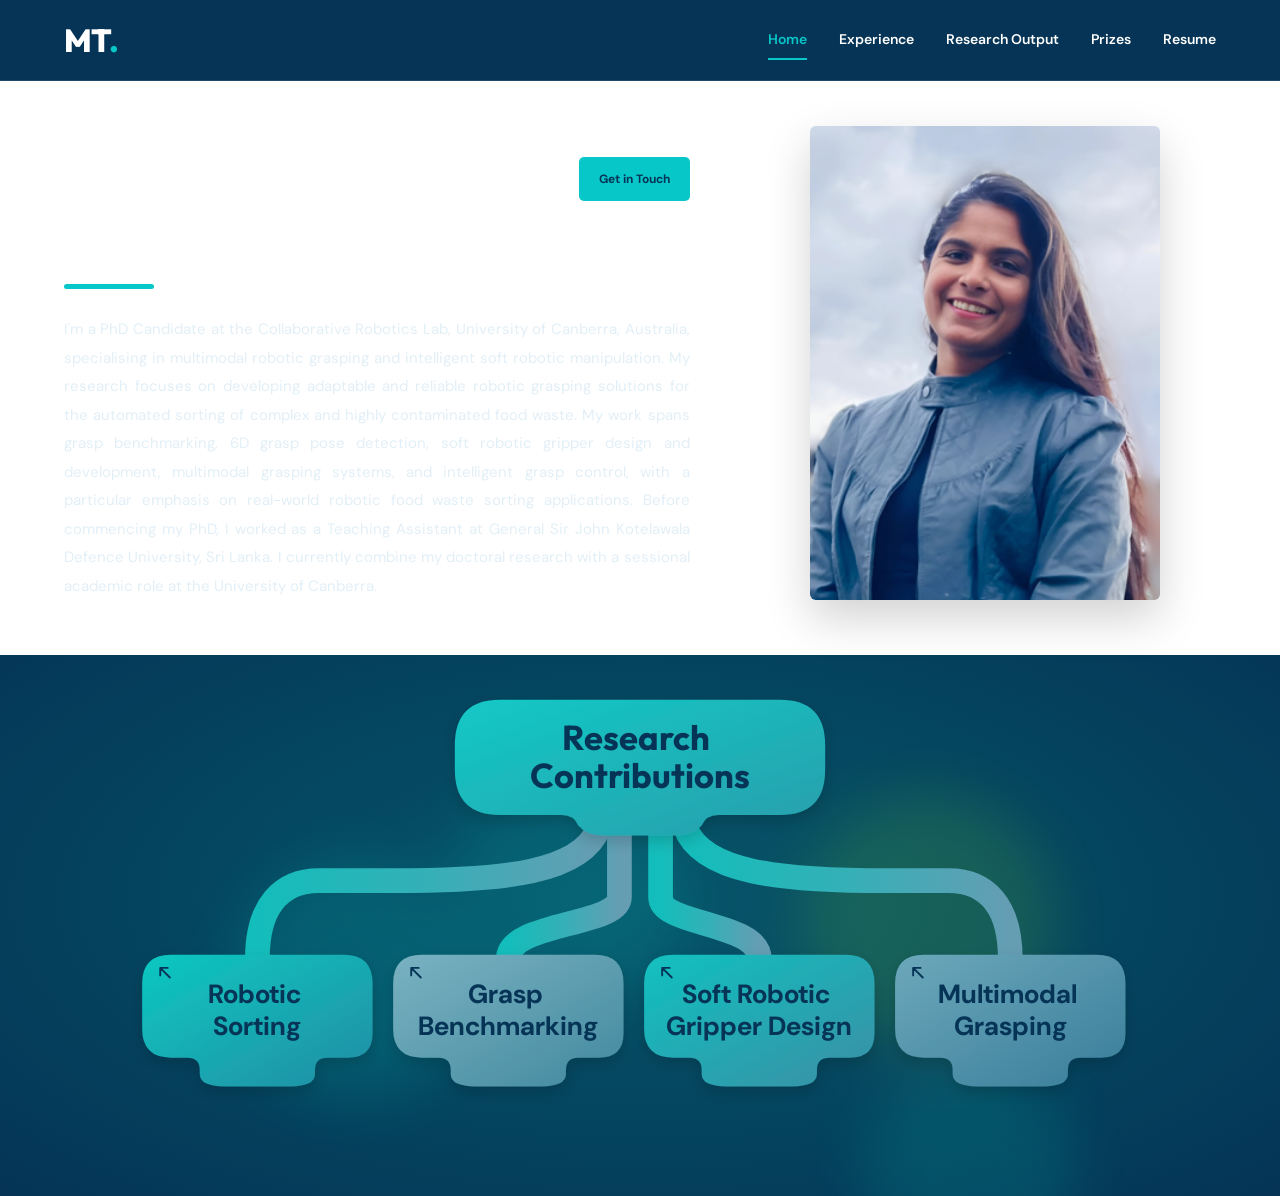
<file: index.html>
<!DOCTYPE html>
<html lang="en">

<head>
    <meta charset="UTF-8">

    <meta name="viewport"
          content="width=device-width, initial-scale=1.0">

    <meta name="description"
          content="Moniesha Thilakarathna - PhD Candidate specialising in multimodal robotic grasping at the University of Canberra.">

    <title>Moniesha Thilakarathna | Robotics Researcher</title>

    <!-- Google Fonts -->
    <link rel="preconnect"
          href="https://fonts.googleapis.com">

    <link rel="preconnect"
          href="https://fonts.gstatic.com"
          crossorigin>

    <link
        href="https://fonts.googleapis.com/css2?family=DM+Sans:wght@400;500;600;700&family=Outfit:wght@400;500;600;700;800&display=swap"
        rel="stylesheet">

    <link rel="stylesheet" href="style.css?v=6">

    <style>
        .research-hit-area { cursor: pointer; }
    </style>

</head>

<body>

    <!-- ========================================
         FULL-WIDTH NAVIGATION
         ======================================== -->

    <header class="site-header">

        <nav class="navbar container"
             aria-label="Main navigation">

            <a href="#home" class="logo">
                MT<span>.</span>
            </a>

            <button
                class="menu-toggle"
                type="button"
                aria-label="Toggle navigation"
                aria-expanded="false"
                aria-controls="nav-links">
                ☰
            </button>

            <div class="nav-links" id="nav-links">

                <a href="#home" class="active">
                    Home
                </a>

                <a href="experience.html">Experience</a>

                <a href="research-output.html">
                    Research Output
                </a>

                <a href="prizes.html">Prizes</a>

                <a href="assets/resume/CV-Moniesha_Thilakarathna.pdf"
   target="_blank"
   rel="noopener noreferrer">
    Resume
</a>

            </div>

        </nav>

    </header>


    <!-- ========================================
         HOMEPAGE INTRODUCTION
         ======================================== -->

    <main>

        <section class="hero" id="home">

            <div class="container hero-grid">

                <!-- LEFT: NAME AND BIOGRAPHY -->

                <div class="hero-content">

                    <!-- Get in Touch button -->

                    <div class="hero-top-contact">

                       <a href="mailto:Moniesha.Thilakarathna@canberra.edu.au?subject=Inquiry%20from%20Portfolio"
   class="hero-contact-btn">
    Get in Touch
</a>

                    </div>

                    <!-- Name -->

                    <h1>
                        Moniesha<br>
                        Thilakarathna
                    </h1>

                    <!-- Turquoise divider -->

                    <div class="hero-divider"></div>

                    <!-- Biography -->

                    <p class="hero-description">

                        I'm a PhD Candidate at the Collaborative Robotics Lab, 
                        University of Canberra, Australia, specialising in multimodal 
                        robotic grasping and intelligent soft robotic manipulation. 
                        My research focuses on developing adaptable and reliable robotic
                        grasping solutions for the automated sorting of complex and highly 
                        contaminated food waste. My work spans grasp benchmarking, 6D grasp pose detection,
                        soft robotic gripper design and development, multimodal grasping systems, and
                        intelligent grasp control, with a particular emphasis on real-world robotic food
                        waste sorting applications. Before commencing my PhD, I worked as a Teaching Assistant
                        at General Sir John Kotelawala Defence University, Sri Lanka. I currently combine
                        my doctoral research with a sessional academic role at the University of Canberra.

                    </p>

                </div>


                <!-- RIGHT: PORTRAIT -->

                <div class="hero-visual">

                    <div class="portrait-frame">

                        <img
                            src="assets/images/Moniesha.png"
                            alt="Portrait of Moniesha Thilakarathna">

                    </div>

                </div>

            </div>

        </section>

       

<!-- ==========================================
     RESEARCH CONTRIBUTIONS TREE
     ========================================== -->

<section class="expertise-strip" id="research-contributions">

  <div class="container">

    <div class="research-tree">

      <svg class="research-tree-svg"
           viewBox="0 0 1400 590"
           xmlns="http://www.w3.org/2000/svg"
           role="img"
           aria-labelledby="tree-title tree-desc">

        <title id="tree-title">Research Contributions</title>
        <desc id="tree-desc">
          Research Contributions connected to Robotic Sorting,
          Grasp Benchmarking, Soft Robotic Gripper Design,
          and Multimodal Grasping.
        </desc>

        <defs>

          
<!-- ROOT GRADIENT -->
<linearGradient id="rootGrad" x1="0" y1="0" x2="1" y2="1">
    <stop offset="0%" stop-color="#12C9C6"/>
    <stop offset="100%" stop-color="#299EAC"/>
</linearGradient>

<!-- LEFT GRADIENT -->
<linearGradient id="leftGrad" x1="0" y1="0" x2="1" y2="1">
    <stop offset="0%" stop-color="#0CC8C1"/>
    <stop offset="100%" stop-color="#238DA4"/>
</linearGradient>

<!-- CENTRE GRADIENT -->
<linearGradient id="centreGrad" x1="0" y1="0" x2="1" y2="1">
    <stop offset="0%" stop-color="#79B2C1"/>
    <stop offset="100%" stop-color="#43899F"/>
</linearGradient>

<!-- GREEN GRADIENT -->
<linearGradient id="greenGrad" x1="0" y1="0" x2="1" y2="1">
    <stop offset="0%" stop-color="#10C1C0"/>
    <stop offset="100%" stop-color="#3A8FA5"/>
</linearGradient>

<!-- RIGHT GRADIENT -->
<linearGradient id="rightGrad" x1="0" y1="0" x2="1" y2="1">
    <stop offset="0%" stop-color="#6CA8BB"/>
    <stop offset="100%" stop-color="#397D99"/>
</linearGradient>

<!-- BRANCH GRADIENT -->
<linearGradient id="branchGrad" x1="0" y1="0" x2="1" y2="0">
    <stop offset="0%" stop-color="#13BDBB"/>
    <stop offset="50%" stop-color="#35B0B7"/>
    <stop offset="100%" stop-color="#659DB3"/>
</linearGradient>


          <!-- SOFT SHADOW -->
          
<filter id="treeShadow"
        x="-30%" y="-35%"
        width="160%" height="180%">

    <feGaussianBlur
        in="SourceAlpha"
        stdDeviation="9"/>

    <feOffset dy="7"/>

    <feComponentTransfer>
        <feFuncA
            type="linear"
            slope="0.16"/>
    </feComponentTransfer>

    <feMerge>
        <feMergeNode/>
        <feMergeNode in="SourceGraphic"/>
    </feMerge>

</filter>


          <!-- SUBTLE GLOW -->
          <filter id="treeGlow"
                  x="-60%" y="-60%"
                  width="220%" height="220%">
            <feGaussianBlur stdDeviation="35"/>
          </filter>
            
<!-- COMMON SHAPE FOR ALL FOUR RESEARCH CARDS -->

<path id="researchCardShape"
      d="
        M 35 0
        H 245
        Q 280 0 280 35
        V 95
        Q 280 125 250 125
        H 225
        Q 210 125 210 140
        V 145
        Q 210 160 180 160
        H 100
        Q 70 160 70 145
        V 140
        Q 70 125 55 125
        H 35
        Q 0 125 0 90
        V 35
        Q 0 0 35 0
        Z
      "/>
        
          <!-- Diagonal arrow: indicates an interactive research card -->
          <g id="research-arrow-icon" fill="none" stroke="#063456"
             stroke-width="3.5" stroke-linecap="round" stroke-linejoin="round">
            <path d="M21 21 L3 3 M3 17 V3 H17"/>
          </g>
        </defs>


        <!-- ==================================
             BACKGROUND GLOW
             ================================== -->

        <g opacity="0.13" filter="url(#treeGlow)">
          <circle cx="350" cy="370" r="145" fill="#00e7d3"/>
          <circle cx="610" cy="270" r="145" fill="#00d6c5"/>
          <circle cx="1050" cy="300" r="155" fill="#8bec22"/>
          <circle cx="1100" cy="600" r="130" fill="#00d6bc"/>
        </g>


        
<!-- ==================================
     TREE CONNECTIONS
     ================================== -->
<g fill="none" stroke="url(#branchGrad)" stroke-width="30"
   stroke-linecap="round" stroke-linejoin="round">
  <!-- Each branch terminates behind its own card -->
  <path d="M 650 185 C 630 240 535 250 400 250 H 310 C 265 250 235 280 235 345"/>
  <path d="M 675 190 V 270 C 675 305 540 300 540 345"/>
  <path d="M 725 190 V 270 C 725 305 845 300 845 345"/>
  <path d="M 755 185 C 775 240 870 250 1000 250 H 1075 C 1120 250 1150 280 1150 345"/>
</g>


        <!-- ==================================
             ROOT BOX
             ================================== -->

        <g filter="url(#treeShadow)">

          <path fill="url(#rootGrad)"
                d="
                  M 530 30
                  H 870
                  Q 925 30 925 85
                  V 115
                  Q 925 170 870 170
                  H 795
                  Q 780 170 775 183
                  Q 765 195 745 195
                  H 655
                  Q 635 195 625 183
                  Q 620 170 605 170
                  H 530
                  Q 475 170 475 115
                  V 85
                  Q 475 30 530 30
                  Z
                "/>

        </g>

        <text x="700" y="82"
              text-anchor="middle"
              class="tree-root-text">
          <tspan x="700">Research</tspan>
          <tspan x="700" dy="46">Contributions</tspan>
        </text>


        <!-- ==================================
     FOUR IDENTICAL RESEARCH CARDS
     Same shape, dimensions and baseline
     ================================== -->

<g class="research-card" data-card="sorting">
  <g filter="url(#treeShadow)" transform="translate(95 340)">
    <use href="#researchCardShape" fill="url(#leftGrad)"/>
  </g>
  <text x="235" y="390" text-anchor="middle" class="tree-card-text"
        pointer-events="none">
    <tspan x="235">Robotic</tspan>
    <tspan x="235" dy="39">Sorting</tspan>
  </text>
  <use href="#research-arrow-icon" transform="translate(115 354) scale(0.65)"
       pointer-events="none" aria-hidden="true"/>
  <g class="research-hit-area" data-research="sorting" tabindex="0"
     role="button" aria-label="Show Robotic Sorting description">
    <use href="#researchCardShape" transform="translate(95 340)"
         fill="transparent" pointer-events="all"/>
  </g>
</g>

<g class="research-card" data-card="benchmarking">
  <g filter="url(#treeShadow)" transform="translate(400 340)">
    <use href="#researchCardShape" fill="url(#centreGrad)"/>
  </g>
  <text x="540" y="390" text-anchor="middle" class="tree-card-text tree-card-light"
        pointer-events="none">
    <tspan x="540">Grasp</tspan>
    <tspan x="540" dy="39">Benchmarking</tspan>
  </text>
  <use href="#research-arrow-icon" transform="translate(420 354) scale(0.65)"
       pointer-events="none" aria-hidden="true"/>
  <g class="research-hit-area" data-research="benchmarking" tabindex="0"
     role="button" aria-label="Show Grasp Benchmarking description">
    <use href="#researchCardShape" transform="translate(400 340)"
         fill="transparent" pointer-events="all"/>
  </g>
</g>

<g class="research-card" data-card="design">
  <g filter="url(#treeShadow)" transform="translate(705 340)">
    <use href="#researchCardShape" fill="url(#greenGrad)"/>
  </g>
  <text x="845" y="390" text-anchor="middle" class="tree-card-text"
        pointer-events="none">
    <tspan x="845">Soft Robotic</tspan>
    <tspan x="845" dy="39">Gripper Design</tspan>
  </text>
  <use href="#research-arrow-icon" transform="translate(725 354) scale(0.65)"
       pointer-events="none" aria-hidden="true"/>
  <g class="research-hit-area" data-research="design" tabindex="0"
     role="button" aria-label="Show Soft Robotic Gripper Design description">
    <use href="#researchCardShape" transform="translate(705 340)"
         fill="transparent" pointer-events="all"/>
  </g>
</g>

<g class="research-card" data-card="multimodal">
  <g filter="url(#treeShadow)" transform="translate(1010 340)">
    <use href="#researchCardShape" fill="url(#rightGrad)"/>
  </g>
  <text x="1150" y="390" text-anchor="middle" class="tree-card-text"
        pointer-events="none">
    <tspan x="1150">Multimodal</tspan>
    <tspan x="1150" dy="39">Grasping</tspan>
  </text>
  <use href="#research-arrow-icon" transform="translate(1030 354) scale(0.65)"
       pointer-events="none" aria-hidden="true"/>
  <g class="research-hit-area" data-research="multimodal" tabindex="0"
     role="button" aria-label="Show Multimodal Grasping description">
    <use href="#researchCardShape" transform="translate(1010 340)"
         fill="transparent" pointer-events="all"/>
  </g>
</g>

      </svg>

<div class="research-description-panel"
     id="research-description-panel"
     aria-live="polite"
     hidden>

  <h3 id="research-description-title"></h3>

  <p id="research-description-text"></p>
<!-- Reserved for future project links -->
<a id="research-project-link"
   class="research-project-link"
   target="_blank"
   rel="noopener noreferrer"
   hidden>
</a>
<!-- ROBOTIC SORTING VIDEO -->

<div id="research-video-container"
     class="research-video-container"
     hidden>

    <video
        id="research-video"
        autoplay
        muted
        loop
        playsinline
        preload="metadata"
        controls>

        <source
            src="assets/video/robotic_sorting.mp4"
            type="video/mp4">

        Your browser does not support HTML5 video.

    </video>

</div>

</div>

        
    </div>

  </div>

</section>



    </main>


    <!-- ========================================
         MOBILE NAVIGATION
         ======================================== -->

    <script>

        const menuToggle =
            document.querySelector(".menu-toggle");

        const navLinks =
            document.querySelector(".nav-links");

        menuToggle.addEventListener("click", () => {

            const isOpen =
                navLinks.classList.toggle("open");

            menuToggle.setAttribute(
                "aria-expanded",
                String(isOpen)
            );

        });


        document.querySelectorAll(".nav-links a")
            .forEach(link => {

                link.addEventListener("click", () => {

                    navLinks.classList.remove("open");

                    menuToggle.setAttribute(
                        "aria-expanded",
                        "false"
                    );

                });

            });


        // Sections will be added later.
        // Prevent navigation to unfinished sections.

        document.querySelectorAll(".future-link")
            .forEach(link => {

                link.addEventListener("click", event => {
                    event.preventDefault();
                });

            });

    </script>

<script>
const researchData = {
  sorting: {
    title: "Robotic Sorting",
    description: `The first stage of the project focuses on evaluating the feasibility and limitations of conventional robotic grasping systems for automated sorting of complex, highly contaminated food waste. A complete robotic grasping pipeline was developed by integrating deep learning-based 6D grasp pose detection, collision-free motion planning, and three distinct gripper modalities: rigid parallel, soft adaptive Fin-Ray, and suction grippers. Through approximately 1,500 real-world grasping trials across varying levels of clutter and contamination, this study systematically evaluated grasping performance and identified key failure modes in handling eight common inorganic contaminants found in food waste.`,
    url: ""
  },

  benchmarking: {
    title: "Grasp Benchmarking",
    description: `The second contribution of the research project involved developing GRAB, a comprehensive real-world benchmarking framework to systematically evaluate robotic grasping performance in cluttered food waste sorting environments, with broader applicability to deformable object sorting applications. The framework compares three grasping modalities: rigid, soft adaptive, and suction, across four randomized clutter levels using grasp success, stability, and efficiency metrics. By integrating object deformability, grasp pose quality, clutter conditions, and failure mode analysis, GRAB identifies the key factors influencing grasping performance and provides insights for developing robust, adaptive, and multimodal robotic grasping systems.`,
    url: ""
  },

  design: {
    title: "Soft Robotic Gripper Design",
    description: `The third contribution of the research project involved developing a novel Hybrid Compliance Activation (HCA) soft robotic gripper that couples active and passive compliance through a single-motor mechanism to enhance grasping performance for deformable objects in cluttered food waste sorting environments. A neural-network-assisted multi-objective evolutionary optimization framework was developed to optimize the soft adaptive Fin-Ray finger geometry under varying deformable object contact conditions. The proposed gripper improves finger conformance while maintaining sufficient contact force and reducing undesirable deformation. Through 420 real-world 6D grasping trials across randomized cluttered scenes, the HCA gripper achieved a 20.8% relative improvement in grasp success rate compared with conventional passive compliance, demonstrating its effectiveness in handling deformable objects under complex contact conditions.`,
    url: ""
  },

  multimodal: {
    title: "Multimodal Grasping",
    description: `The fourth contribution of the research project, which is ongoing, focuses on developing an intelligent multimodal robotic gripper that integrates soft adaptive parallel grasping and suction grasping within a single robotic system for automated sorting of complex, highly contaminated food waste. A reinforcement learning-based switching algorithm is being developed to enable intelligent selection and switching between grasping modalities based on object characteristics. This research aims to exploit the complementary capabilities of different grasping modalities to improve grasping adaptability, reliability, and overall sorting performance in complex, cluttered environments.`,
    url: ""
  }
};

const researchTree = document.querySelector(".research-tree");
const researchCards = document.querySelectorAll(".research-hit-area");
const descriptionPanel = document.getElementById("research-description-panel");
const descriptionTitle = document.getElementById("research-description-title");
const descriptionText = document.getElementById("research-description-text");
const projectLink = document.getElementById("research-project-link");

let pinnedCard = null;



function showResearch(key) {
    const data = researchData[key];
    if (!data) return;

    descriptionTitle.textContent = data.title;
    descriptionText.textContent = data.description;

    // ==========================================
    // RESEARCH PROJECT LINK
    // ==========================================

    if (data.url) {
    projectLink.href = data.url;
    projectLink.hidden = false;
} else {
    projectLink.hidden = true;
    projectLink.removeAttribute("href");
}

    descriptionPanel.hidden = false;

    // ==========================================
    // RESEARCH VIDEOS
    // ==========================================

    const videoContainer =
        document.getElementById("research-video-container");

    const researchVideo =
        document.getElementById("research-video");

    // Video paths for each research contribution
    const videoSources = {
    sorting: "assets/video/robotic_sorting.mp4",
    benchmarking: "assets/video/grasp_benchmarking.mp4",
    multimodal: "assets/video/multi_modal_grasping.mp4"
};

    if (videoSources[key]) {

        // Only change source when selecting a different video
        const newSource = videoSources[key];

        if (researchVideo.getAttribute("src") !== newSource) {
            researchVideo.pause();
            researchVideo.setAttribute("src", newSource);
            researchVideo.load();
        }

        videoContainer.hidden = false;

        researchVideo.muted = true;

        researchVideo.play().catch(() => {
            // Autoplay may be blocked by the browser.
        });

    } else {

        researchVideo.pause();
        videoContainer.hidden = true;

    }
}



function hideResearch() {
  if (pinnedCard !== null) return;
  descriptionPanel.hidden = true;
}

researchCards.forEach(card => {
  const key = card.dataset.research;

  // Desktop hover
  card.addEventListener("mouseenter", () => {
    showResearch(key);
  });

  // Keyboard and touch interaction
  card.addEventListener("click", () => {
    if (pinnedCard === key) {
      pinnedCard = null;
      descriptionPanel.hidden = true;
    } else {
      pinnedCard = key;
      showResearch(key);
    }
  });

  card.addEventListener("keydown", event => {
    if (event.key === "Enter" || event.key === " ") {
      event.preventDefault();
      card.dispatchEvent(new MouseEvent("click"));
    }
  });

  card.addEventListener("focus", () => {
    showResearch(key);
  });
});

researchTree.addEventListener("mouseleave", hideResearch);
</script>

</body>
</html>
</file>
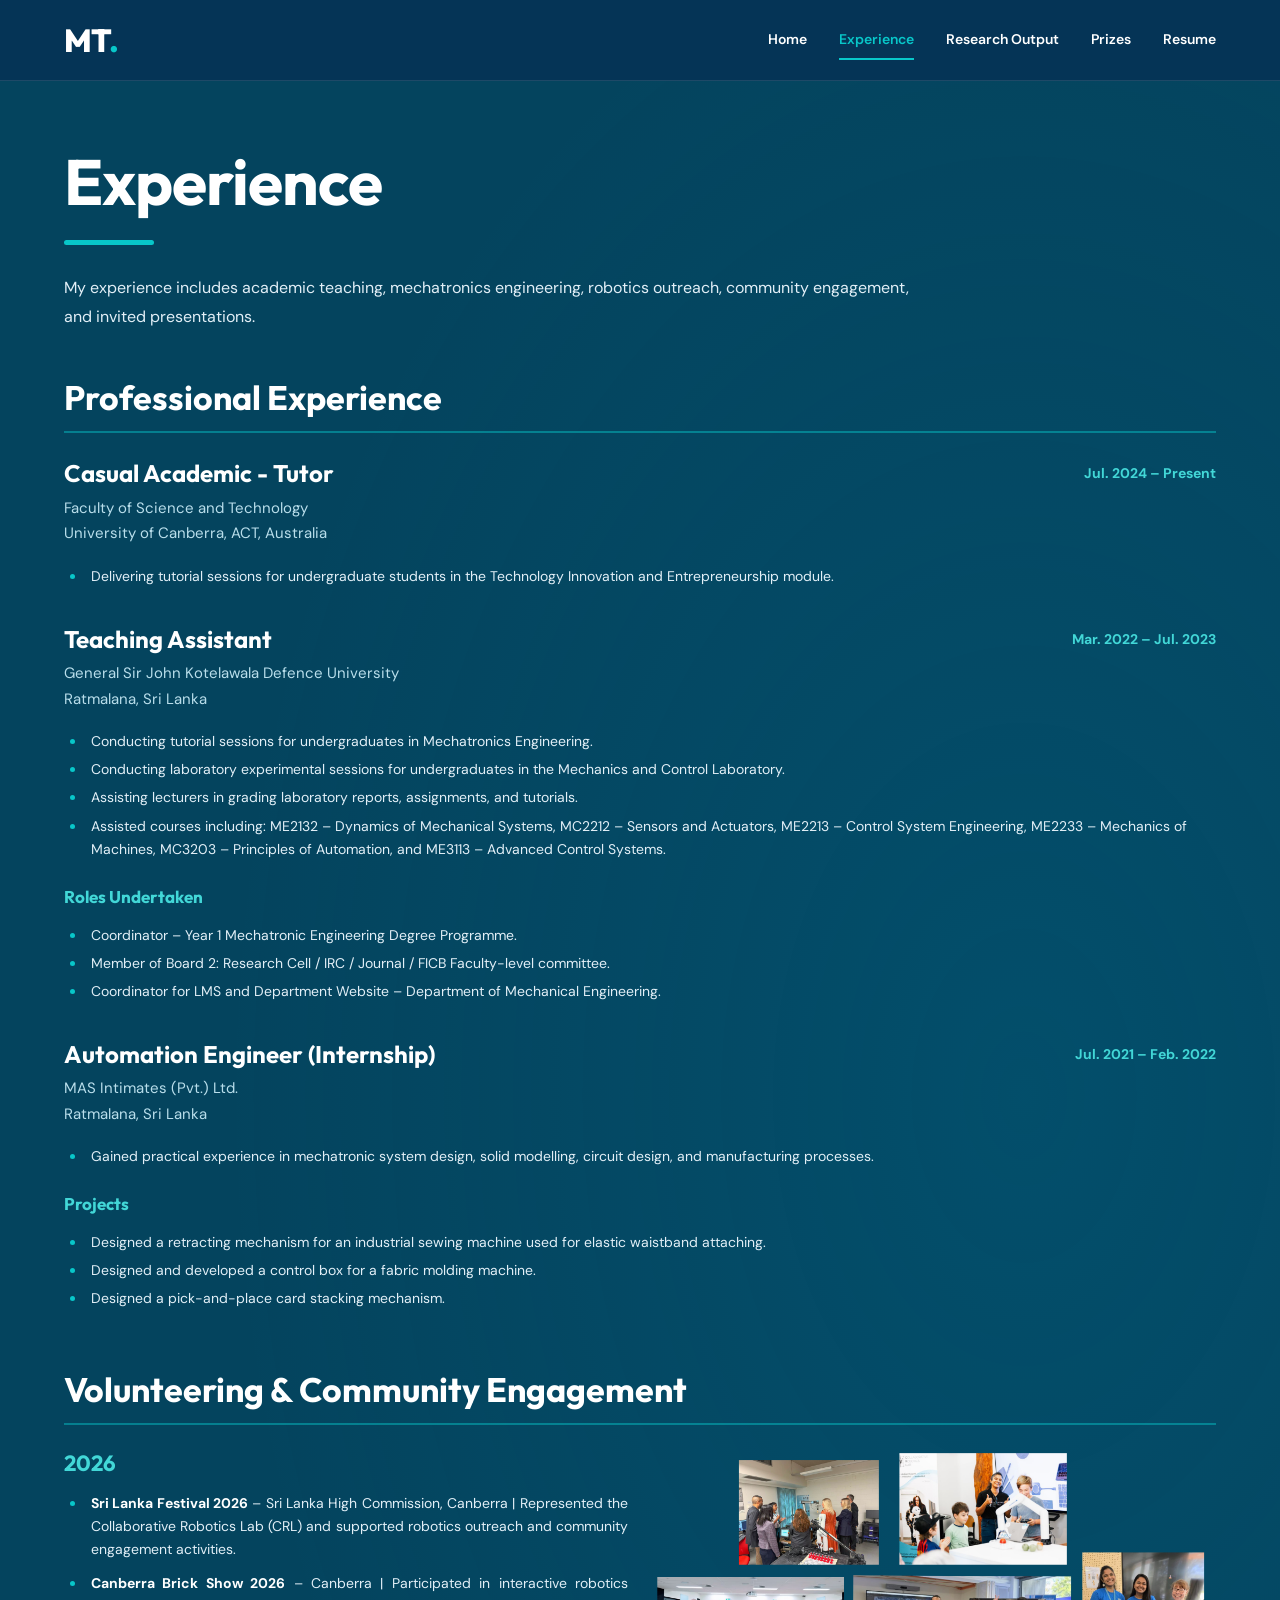
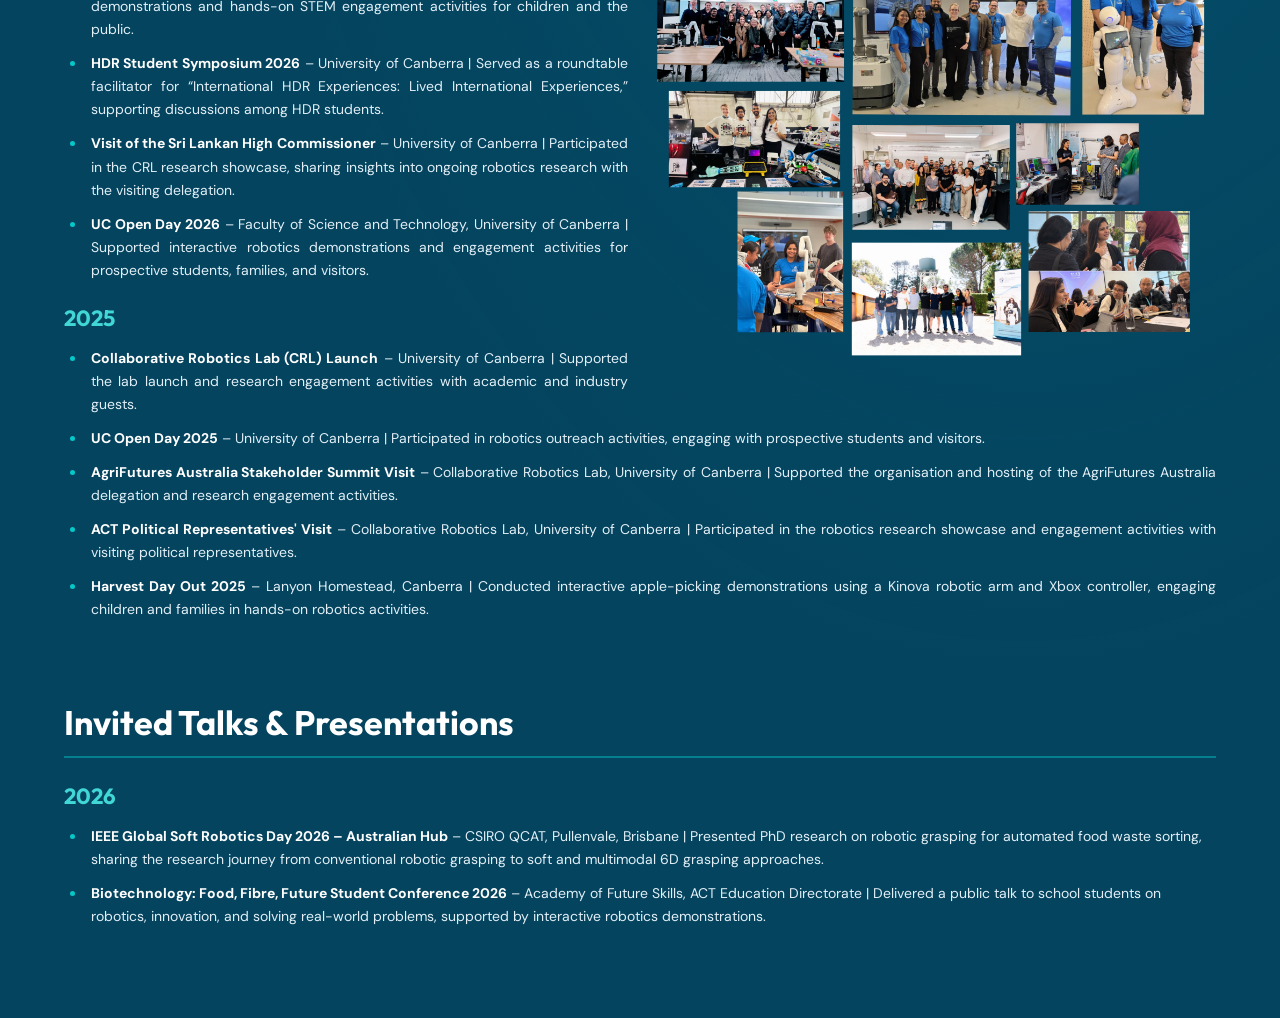
<file: experience.html>
<!DOCTYPE html>
<html lang="en">

<head>
    <meta charset="UTF-8">
    <meta name="viewport"
          content="width=device-width, initial-scale=1">

    <meta name="description"
          content="Professional experience, volunteering, community engagement, and invited talks of Moniesha Thilakarathna.">

    <title>Experience | Moniesha Thilakarathna</title>

    <!-- Google Fonts -->
    <link rel="preconnect"
          href="https://fonts.googleapis.com">

    <link rel="preconnect"
          href="https://fonts.gstatic.com"
          crossorigin>

    <link href="https://fonts.googleapis.com/css2?family=DM+Sans:wght@400;500;600;700&family=Outfit:wght@400;500;600;700;800&display=swap"
          rel="stylesheet">

    <!-- Main Portfolio Stylesheet -->
    <link rel="stylesheet" href="style.css?v=7">

    <style>

        /* ==========================================
           EXPERIENCE PAGE
           ========================================== */

        .experience-page {
            background:
                radial-gradient(
                    ellipse at 80% 40%,
                    rgba(0,125,165,0.18),
                    transparent 55%
                ),
                #04445e;

            min-height: calc(100vh - 80px);
            padding: 65px 0 90px;
            color: #ffffff;
        }

        /* PAGE TITLE */

        .experience-page .page-heading {
            font-family: 'Outfit', sans-serif;
            font-size: clamp(38px, 5vw, 64px);
            font-weight: 700;
            line-height: 1.12;
            letter-spacing: -1px;
            margin-bottom: 22px;
        }

        .experience-page .heading-rule {
            width: 90px;
            height: 5px;
            background: #08c7c9;
            border-radius: 5px;
            margin-bottom: 28px;
        }

        .experience-page .intro {
            color: #e2eff7;
            max-width: 850px;
            font-size: 16px;
            line-height: 1.85;
            margin-bottom: 45px;
        }

        /* ==========================================
           EXPERIENCE ENTRIES
           ========================================== */

        .experience-list {
            display: flex;
            flex-direction: column;
            gap: 35px;
        }

        .experience-item {
            background: transparent;
            border: none;
            border-radius: 0;
            padding: 0;
            box-shadow: none;
        }

        /* POSITION HEADER */

        .experience-header {
            display: flex;
            justify-content: space-between;
            align-items: flex-start;
            gap: 25px;
            margin-bottom: 18px;
        }

        .experience-position {
            font-family: 'Outfit', sans-serif;
            font-size: 24px;
            font-weight: 700;
            color: #ffffff;
            line-height: 1.35;
        }

        .experience-date {
            color: #42d7d7;
            font-size: 14px;
            font-weight: 700;
            white-space: nowrap;
            padding-top: 5px;
        }

        .experience-institution {
            color: #b9deeb;
            font-size: 15px;
            line-height: 1.7;
            margin-top: 6px;
        }

        /* SECTION LABELS */

        .experience-subheading {
            font-family: 'Outfit', sans-serif;
            font-size: 17px;
            font-weight: 700;
            color: #42d7d7;
            margin-top: 22px;
            margin-bottom: 12px;
        }

        /* RESPONSIBILITIES */

        .experience-details {
            padding-left: 22px;
            margin: 0;
            color: #e2eff7;
        }

        .experience-details li {
            font-size: 14px;
            line-height: 1.65;
            margin-bottom: 5px;
            padding-left: 5px;
        }

        .experience-details li::marker {
            color: #08c7c9;
        }

        /* NESTED PROJECT LIST */

        .experience-details ul {
            padding-left: 24px;
            margin-top: 8px;
        }

        /* ==========================================
           RESPONSIVE
           ========================================== */

        @media (max-width: 650px) {

            .experience-page {
                padding: 42px 0 65px;
            }

            .experience-item {
                padding: 0;
            }

            .experience-header {
                flex-direction: column;
                gap: 8px;
            }

            .experience-position {
                font-size: 21px;
            }

            .experience-date {
                font-size: 13px;
            }

            .experience-institution {
                font-size: 14px;
            }

            .experience-details li {
                font-size: 13px;
            }
        }


        /* SECTION HEADINGS AND SPACING */
        .experience-section + .experience-section {
            margin-top: 58px;
        }
        .section-heading {
            font: 700 clamp(25px, 3vw, 34px)/1.25 'Outfit', sans-serif;
            color: #ffffff;
            margin: 0 0 24px;
            padding-bottom: 12px;
            border-bottom: 2px solid rgba(8,199,201,0.45);
        }
        .activity-year {
            font: 700 22px/1.3 'Outfit', sans-serif;
            color: #42d7d7;
            margin: 0 0 14px;
        }
        .activity-list li {
            margin-bottom: 11px;
            line-height: 1.65;
        }
        .activity-list li:last-child,
        .experience-details li:last-child {
            margin-bottom: 0;
        }
        .activity-list strong {
            color: #ffffff;
            font-weight: 700;
        }
        /* Text wraps alongside the image and fills the width below it. */
        .volunteering-flow { display: flow-root; width: 100%; }
        .volunteering-flow .volunteering-2026-image {
            float: right;
            width: calc(50% - 12px);
            margin: 0 0 18px 24px;
            padding: 0;
            border: 0;
            background: transparent;
            box-shadow: none;
        }
        .volunteering-flow .volunteering-2026-image img {
            display: block;
            width: 100%;
            height: auto;
            object-fit: contain;
            border: 0;
        }
        .volunteering-flow .volunteering-year { margin: 0 0 22px; }
        @media (max-width: 768px) {
            .volunteering-flow .volunteering-2026-image {
                float: none;
                width: 100%;
                margin: 0 0 24px;
            }
        }
    
/* ==========================================
   VOLUNTEERING TEXT JUSTIFICATION
   ========================================== */

.volunteering-2026-content .activity-list li,
.volunteering-2025-content .activity-list li {
    text-align: justify;
    text-justify: inter-word;
    hyphens: auto;
}

/* Keep headings left aligned */

.volunteering-2026-content .activity-year,
.volunteering-2025-content .activity-year {
    text-align: left;
}


    </style>

</head>

<body>

    <!-- ==========================================
         NAVIGATION BAR
         ========================================== -->

    <header class="site-header">

        <nav class="navbar container"
             aria-label="Main navigation">

            <a href="index.html" class="logo">
                MT<span>.</span>
            </a>

            <button class="menu-toggle"
                    type="button"
                    aria-label="Toggle navigation"
                    aria-expanded="false"
                    aria-controls="nav-links">
                ☰
            </button>

            <div class="nav-links" id="nav-links">

                <a href="index.html">Home</a>

                <a href="experience.html"
                   class="active"
                   aria-current="page">
                    Experience
                </a>

                <a href="research-output.html">
                    Research Output
                </a>

                <a href="prizes.html">
                    Prizes
                </a>

                <a href="assets/resume/CV-Moniesha_Thilakarathna.pdf"
                   target="_blank"
                   rel="noopener noreferrer">
                    Resume
                </a>

            </div>

        </nav>

    </header>


    <!-- ==========================================
         EXPERIENCE CONTENT
         ========================================== -->

    <main class="experience-page">

        <div class="container">

            <h1 class="page-heading">
                Experience
            </h1>

            <div class="heading-rule"></div>

            <p class="intro">
                My experience includes academic teaching, mechatronics engineering, robotics outreach, community engagement, and invited presentations.
            </p>


            <section class="experience-section" id="professional-experience" aria-labelledby="professional-heading">
                <h2 class="section-heading" id="professional-heading">Professional Experience</h2>
                <div class="experience-list">


                <!-- ==================================
                     1. CASUAL ACADEMIC
                     ================================== -->

                <article class="experience-item">

                    <div class="experience-header">

                        <div>

                            <h2 class="experience-position">
                                Casual Academic - Tutor
                            </h2>

                            <p class="experience-institution">
                                Faculty of Science and Technology
                                <br>
                                University of Canberra, ACT, Australia
                            </p>

                        </div>

                        <div class="experience-date">
                            Jul. 2024 – Present
                        </div>

                    </div>

                    <ul class="experience-details">

                        <li>
                            Delivering tutorial sessions for
                            undergraduate students in the
                            Technology Innovation and
                            Entrepreneurship module.
                        </li>

                    </ul>

                </article>


                <!-- ==================================
                     2. TEACHING ASSISTANT
                     ================================== -->

                <article class="experience-item">

                    <div class="experience-header">

                        <div>

                            <h2 class="experience-position">
                                Teaching Assistant
                            </h2>

                            <p class="experience-institution">
                                General Sir John Kotelawala
                                Defence University
                                <br>
                                Ratmalana, Sri Lanka
                            </p>

                        </div>

                        <div class="experience-date">
                            Mar. 2022 – Jul. 2023
                        </div>

                    </div>

                    <ul class="experience-details">

                        <li>
                            Conducting tutorial sessions for
                            undergraduates in Mechatronics Engineering.
                        </li>

                        <li>
                            Conducting laboratory experimental sessions
                            for undergraduates in the Mechanics and
                            Control Laboratory.
                        </li>

                        <li>
                            Assisting lecturers in grading laboratory
                            reports, assignments, and tutorials.
                        </li>

                        <li>
                            Assisted courses including:
                            ME2132 – Dynamics of Mechanical Systems,
                            MC2212 – Sensors and Actuators,
                            ME2213 – Control System Engineering,
                            ME2233 – Mechanics of Machines,
                            MC3203 – Principles of Automation,
                            and ME3113 – Advanced Control Systems.
                        </li>

                    </ul>


                    <h3 class="experience-subheading">
                        Roles Undertaken
                    </h3>

                    <ul class="experience-details">

                        <li>
                            Coordinator – Year 1 Mechatronic
                            Engineering Degree Programme.
                        </li>

                        <li>
                            Member of Board 2: Research Cell /
                            IRC / Journal / FICB Faculty-level committee.
                        </li>

                        <li>
                            Coordinator for LMS and Department Website –
                            Department of Mechanical Engineering.
                        </li>

                    </ul>

                </article>


                <!-- ==================================
                     3. AUTOMATION ENGINEER
                     ================================== -->

                <article class="experience-item">

                    <div class="experience-header">

                        <div>

                            <h2 class="experience-position">
                                Automation Engineer (Internship)
                            </h2>

                            <p class="experience-institution">
                                MAS Intimates (Pvt.) Ltd.
                                <br>
                                Ratmalana, Sri Lanka
                            </p>

                        </div>

                        <div class="experience-date">
                            Jul. 2021 – Feb. 2022
                        </div>

                    </div>


                    <ul class="experience-details">

                        <li>
                            Gained practical experience in
                            mechatronic system design,
                            solid modelling, circuit design,
                            and manufacturing processes.
                        </li>

                    </ul>


                    <h3 class="experience-subheading">
                        Projects
                    </h3>

                    <ul class="experience-details">

                        <li>
                            Designed a retracting mechanism for
                            an industrial sewing machine used
                            for elastic waistband attaching.
                        </li>

                        <li>
                            Designed and developed a control box
                            for a fabric molding machine.
                        </li>

                        <li>
                            Designed a pick-and-place card
                            stacking mechanism.
                        </li>

                    </ul>

                </article>


            </div>
            </section>

            <!-- VOLUNTEERING AND COMMUNITY ENGAGEMENT -->
            <section class="experience-section" id="volunteering" aria-labelledby="volunteering-heading">
                <h2 class="section-heading" id="volunteering-heading">Volunteering &amp; Community Engagement</h2>

                <!-- The collage floats alongside 2026 and early 2025 content.
                     Remaining 2025 entries fill the page below the image. -->
                <div class="volunteering-flow">
                    <figure class="volunteering-2026-image">
                        <img src="assets/images/VolunteeringCollage.png"
                             alt="Volunteering and Community Engagement"
                             loading="lazy">
                    </figure>
                    <div class="volunteering-year volunteering-2026-content">
                        <h3 class="activity-year">2026</h3>
                        <ul class="experience-details activity-list">
                            <li><strong>Sri Lanka Festival 2026</strong> – Sri Lanka High Commission, Canberra | Represented the Collaborative Robotics Lab (CRL) and supported robotics outreach and community engagement activities.</li>
                            <li><strong>Canberra Brick Show 2026</strong> – Canberra | Participated in interactive robotics demonstrations and hands-on STEM engagement activities for children and the public.</li>
                            <li><strong>HDR Student Symposium 2026</strong> – University of Canberra | Served as a roundtable facilitator for “International HDR Experiences: Lived International Experiences,” supporting discussions among HDR students.</li>
                            <li><strong>Visit of the Sri Lankan High Commissioner</strong> – University of Canberra | Participated in the CRL research showcase, sharing insights into ongoing robotics research with the visiting delegation.</li>
                            <li><strong>UC Open Day 2026</strong> – Faculty of Science and Technology, University of Canberra | Supported interactive robotics demonstrations and engagement activities for prospective students, families, and visitors.</li>
                        </ul>
                    </div>
                    <div class="volunteering-year volunteering-2025-content">
                        <h3 class="activity-year">2025</h3>
                        <ul class="experience-details activity-list">
                        <li><strong>Collaborative Robotics Lab (CRL) Launch</strong> – University of Canberra | Supported the lab launch and research engagement activities with academic and industry guests.</li>
                        <li><strong>UC Open Day 2025</strong> – University of Canberra | Participated in robotics outreach activities, engaging with prospective students and visitors.</li>
                        <li><strong>AgriFutures Australia Stakeholder Summit Visit</strong> – Collaborative Robotics Lab, University of Canberra | Supported the organisation and hosting of the AgriFutures Australia delegation and research engagement activities.</li>
                        <li><strong>ACT Political Representatives' Visit</strong> – Collaborative Robotics Lab, University of Canberra | Participated in the robotics research showcase and engagement activities with visiting political representatives.</li>
                        <li><strong>Harvest Day Out 2025</strong> – Lanyon Homestead, Canberra | Conducted interactive apple-picking demonstrations using a Kinova robotic arm and Xbox controller, engaging children and families in hands-on robotics activities.</li>
                    </ul>
                    </div>
                </div>
            </section>

            <!-- INVITED TALKS AND PRESENTATIONS -->
            <section class="experience-section" id="invited-talks" aria-labelledby="talks-heading">
                <h2 class="section-heading" id="talks-heading">Invited Talks &amp; Presentations</h2>
                <article class="experience-item activity-card">
                    <h3 class="activity-year">2026</h3>
                    <ul class="experience-details activity-list">
                        <li><strong>IEEE Global Soft Robotics Day 2026 – Australian Hub</strong> – CSIRO QCAT, Pullenvale, Brisbane | Presented PhD research on robotic grasping for automated food waste sorting, sharing the research journey from conventional robotic grasping to soft and multimodal 6D grasping approaches.</li>
                        <li><strong>Biotechnology: Food, Fibre, Future Student Conference 2026</strong> – Academy of Future Skills, ACT Education Directorate | Delivered a public talk to school students on robotics, innovation, and solving real-world problems, supported by interactive robotics demonstrations.</li>
                    </ul>
                </article>
            </section>

        </div>

    </main>


    <!-- ==========================================
         MOBILE NAVIGATION SCRIPT
         ========================================== -->

    <script>

        const toggle =
            document.querySelector('.menu-toggle');

        const links =
            document.querySelector('.nav-links');

        toggle.addEventListener('click', () => {

            const open =
                links.classList.toggle('open');

            toggle.setAttribute(
                'aria-expanded',
                String(open)
            );

        });

        links.querySelectorAll('a').forEach(a => {

            a.addEventListener('click', () => {

                links.classList.remove('open');

                toggle.setAttribute(
                    'aria-expanded',
                    'false'
                );

            });

        });

    </script>

</body>
</html>
</file>
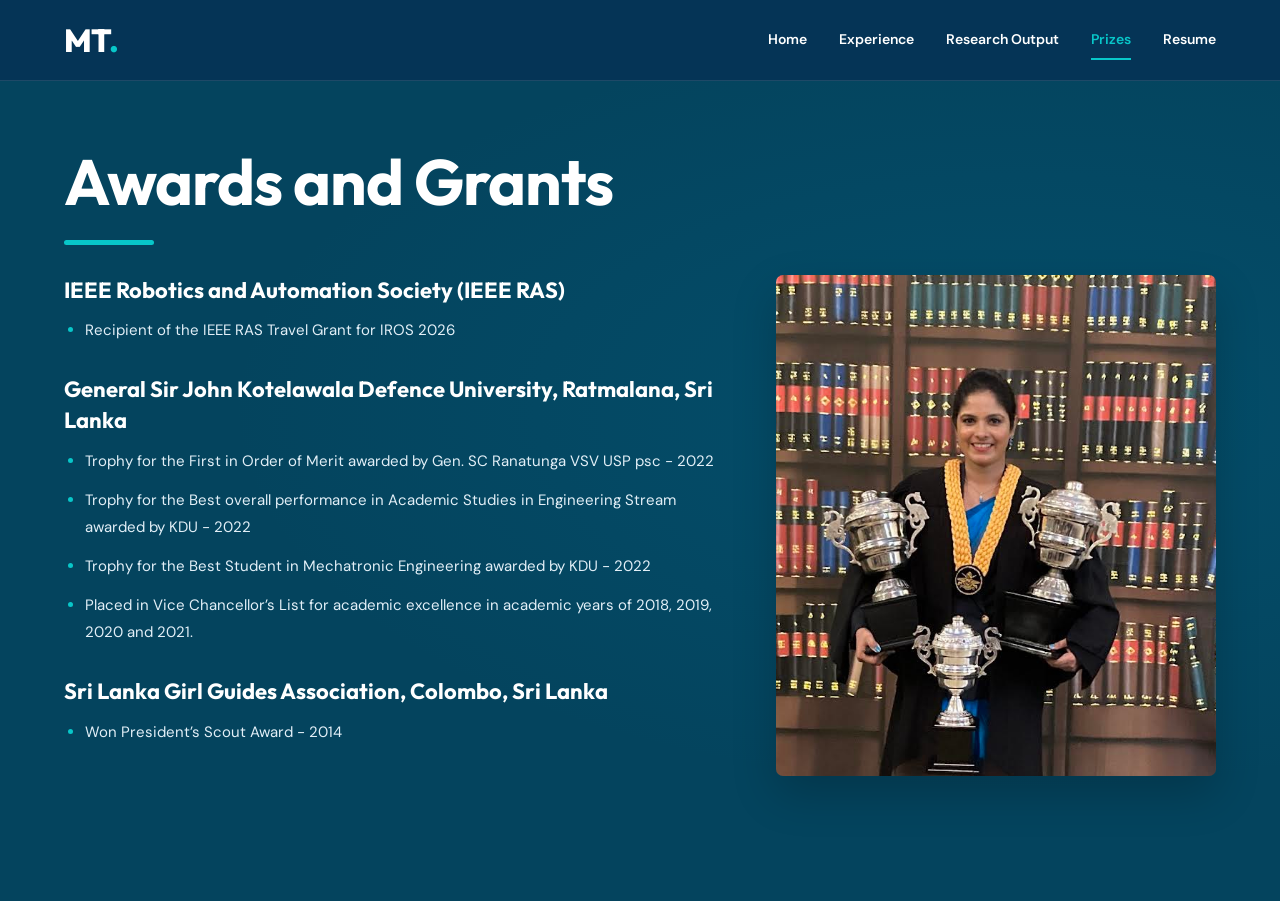
<file: prizes.html>
<!DOCTYPE html>
<html lang="en">
<head>
  <meta charset="UTF-8">
  <meta name="viewport" content="width=device-width, initial-scale=1.0">
  <meta name="description" content="Awards, prizes and grants received by Moniesha Thilakarathna.">
  <title>Prizes | Moniesha Thilakarathna</title>
  <link rel="preconnect" href="https://fonts.googleapis.com">
  <link rel="preconnect" href="https://fonts.gstatic.com" crossorigin>
  <link href="https://fonts.googleapis.com/css2?family=DM+Sans:wght@400;500;600;700&family=Outfit:wght@400;500;600;700;800&display=swap" rel="stylesheet">
  <link rel="stylesheet" href="style.css?v=6">
  <style>
    .prizes-page{background:radial-gradient(ellipse at 80% 40%,rgba(0,125,165,.18),transparent 55%),#04445e;min-height:calc(100vh - 80px);padding:65px 0 90px;color:#fff}
    .prizes-page .page-heading{font:700 clamp(38px,5vw,64px)/1.12 'Outfit',sans-serif;letter-spacing:-1px;margin:0 0 22px}
    .prizes-page .heading-rule{width:90px;height:5px;border-radius:5px;background:#08c7c9;margin-bottom:30px}
    .awards-layout{display:grid;grid-template-columns:minmax(0,3fr) minmax(0,2fr);gap:clamp(28px,4vw,65px);align-items:stretch}
    .awards-content{min-width:0}
    .award-group{margin-bottom:30px}
    .award-group h2{font:700 clamp(18px,2vw,22px)/1.4 'Outfit',sans-serif;color:#fff;margin-bottom:12px}
    .award-group ul{padding-left:21px;color:#e2eff7}
    .award-group li{font-size:15px;line-height:1.8;margin-bottom:12px}
    .award-group li::marker{color:#08c7c9}
    .awards-photo{min-width:0;min-height:0;display:flex;align-items:stretch}
    .awards-photo img{display:block;width:100%;height:100%;min-height:0;object-fit:cover;object-position:center;border-radius:7px;box-shadow:0 18px 45px rgba(0,0,0,.2)}
    @media(max-width:950px){.awards-layout{grid-template-columns:1fr}.awards-photo{justify-content:center}.awards-photo img{width:min(100%,520px);height:auto;max-height:650px;object-fit:contain}}
    @media(max-width:650px){.prizes-page{padding:42px 0 65px}.award-group li{font-size:14px}.award-group{margin-bottom:25px}}
  </style>
</head>
<body>
<header class="site-header">
  <nav class="navbar container" aria-label="Main navigation">
    <a href="index.html#home" class="logo">MT<span>.</span></a>
    <button class="menu-toggle" type="button" aria-label="Toggle navigation" aria-expanded="false" aria-controls="nav-links">☰</button>
    <div class="nav-links" id="nav-links">
      <a href="index.html#home">Home</a>
      <a href="experience.html">Experience</a>
      <a href="research-output.html">Research Output</a>
      <a href="prizes.html" class="active" aria-current="page">Prizes</a>
      <a href="assets/resume/CV-Moniesha_Thilakarathna.pdf" target="_blank" rel="noopener noreferrer">Resume</a>
    </div>
  </nav>
</header>
<main class="prizes-page">
  <div class="container">
    <h1 class="page-heading">Awards and Grants</h1>
    <div class="heading-rule"></div>
    <div class="awards-layout">
      <div class="awards-content">
        <section class="award-group">
          <h2>IEEE Robotics and Automation Society (IEEE RAS)</h2>
          <ul><li>Recipient of the IEEE RAS Travel Grant for IROS 2026</li></ul>
        </section>
        <section class="award-group">
          <h2>General Sir John Kotelawala Defence University, Ratmalana, Sri Lanka</h2>
          <ul>
            <li>Trophy for the First in Order of Merit awarded by Gen. SC Ranatunga VSV USP psc - 2022</li>
            <li>Trophy for the Best overall performance in Academic Studies in Engineering Stream awarded by KDU - 2022</li>
            <li>Trophy for the Best Student in Mechatronic Engineering awarded by KDU - 2022</li>
            <li>Placed in Vice Chancellor’s List for academic excellence in academic years of 2018, 2019, 2020 and 2021.</li>
          </ul>
        </section>
        <section class="award-group">
          <h2>Sri Lanka Girl Guides Association, Colombo, Sri Lanka</h2>
          <ul><li>Won President’s Scout Award - 2014</li></ul>
        </section>
      </div>
      <div class="awards-photo">
        <img src="assets/images/awards.JPG" alt="Awards and achievements photograph" loading="eager">
      </div>
    </div>
  </div>
</main>
<script>
  const toggle = document.querySelector('.menu-toggle');
  const links = document.querySelector('.nav-links');
  toggle.addEventListener('click', () => {
    const open = links.classList.toggle('open');
    toggle.setAttribute('aria-expanded', String(open));
  });
  links.querySelectorAll('a').forEach(a => a.addEventListener('click', () => {
    links.classList.remove('open');
    toggle.setAttribute('aria-expanded', 'false');
  }));
</script>
</body>
</html>
</file>
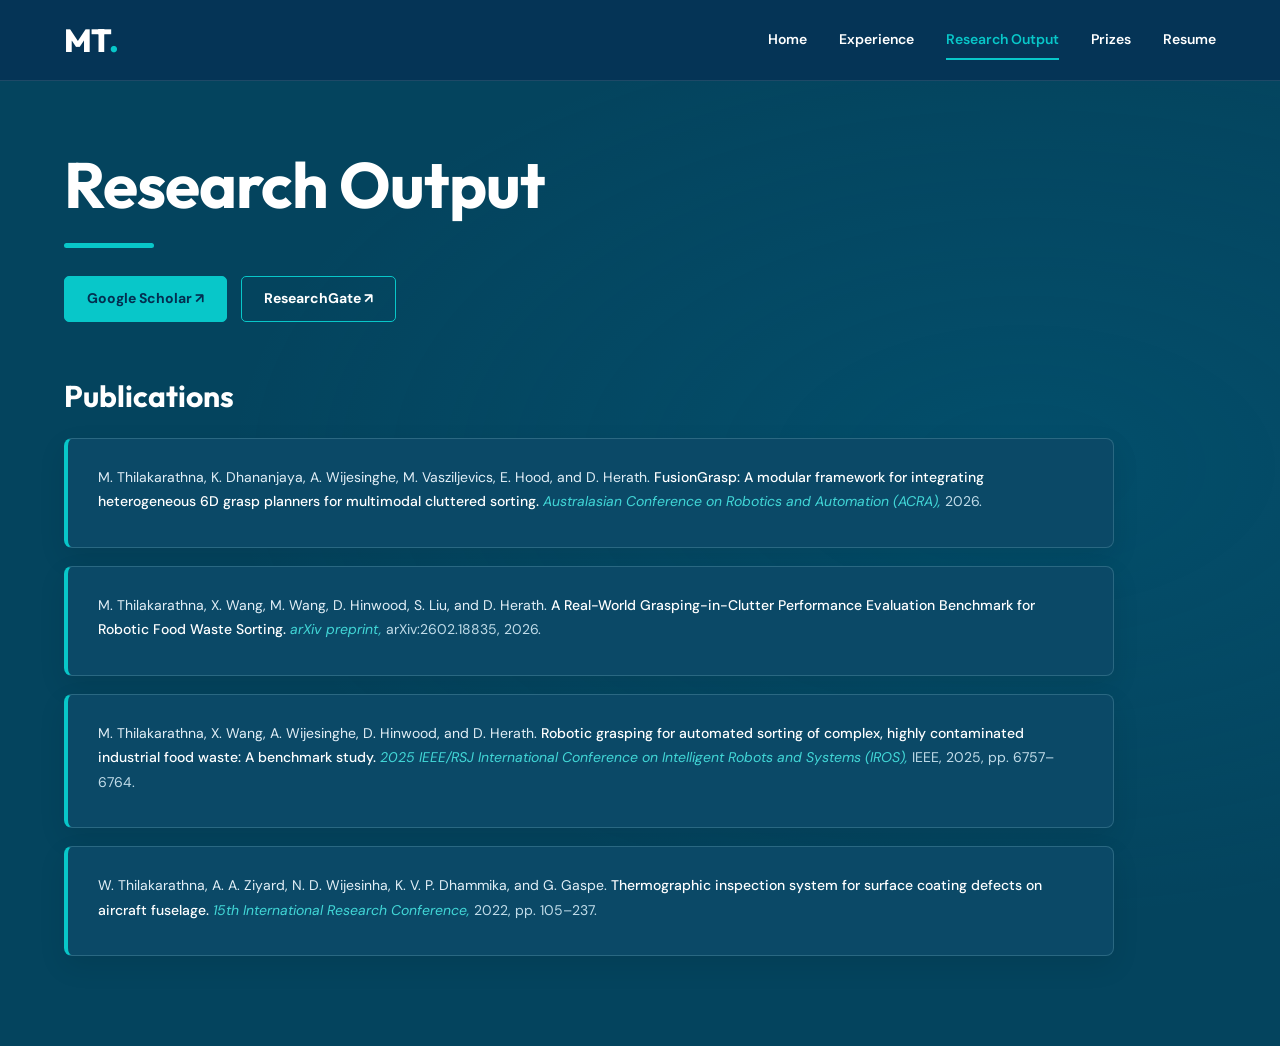
<file: research-output.html>
<!DOCTYPE html>
<html lang="en">
<head>
<meta charset="UTF-8"><meta name="viewport" content="width=device-width,initial-scale=1">
<meta name="description" content="Research publications and outputs of Moniesha Thilakarathna.">
<title>Research Output | Moniesha Thilakarathna</title>
<link rel="preconnect" href="https://fonts.googleapis.com"><link rel="preconnect" href="https://fonts.gstatic.com" crossorigin>
<link href="https://fonts.googleapis.com/css2?family=DM+Sans:wght@400;500;600;700&family=Outfit:wght@400;500;600;700;800&display=swap" rel="stylesheet">
<link rel="stylesheet" href="style.css?v=6">
<style>
.research-page{background:radial-gradient(ellipse at 80% 40%,rgba(0,125,165,.18),transparent 55%),#04445e;min-height:calc(100vh - 80px);padding:68px 0 90px;color:#fff}
.research-page .page-heading{font:700 clamp(38px,5vw,64px)/1.12 'Outfit',sans-serif;letter-spacing:-1px;margin:0 0 22px}
.research-page .heading-rule{width:90px;height:5px;border-radius:5px;background:#08c7c9;margin-bottom:24px}
.research-page .intro{color:#e2eff7;max-width:800px;font-size:16px;line-height:1.85}
.profile-links{display:flex;flex-wrap:wrap;gap:14px;margin:28px 0 55px}
.profile-links a{display:inline-flex;align-items:center;justify-content:center;min-height:46px;padding:10px 22px;border-radius:5px;font-size:14px;font-weight:700;border:1px solid #08c7c9;color:#fff;transition:background .2s}
.profile-links a:first-child{background:#08c7c9;color:#032e50}
.profile-links a:hover{background:#35d9d9;color:#032e50}
.publications-heading{font:700 30px 'Outfit',sans-serif;margin-bottom:23px}
.publication-list{display:grid;gap:18px}
.publication{background:#0b4967;border:1px solid rgba(172,227,240,.2);border-left:4px solid #08c7c9;border-radius:8px;padding:26px 30px;box-shadow:0 10px 28px rgba(0,0,0,.09)}
.pub-meta{font-size:12px;letter-spacing:1px;text-transform:uppercase;font-weight:700;color:#42d7d7;margin-bottom:10px}
.publication h3{font:600 clamp(18px,2vw,22px)/1.45 'Outfit',sans-serif;color:#fff;margin:0 0 12px}
.publication p{font-size:14px;line-height:1.75;margin:0 0 7px}.publication .authors{color:#e2eff7}.publication .venue{color:#a9d2e2;font-style:italic;margin-bottom:0}
@media(max-width:650px){.research-page{padding:42px 0 65px}.publication{padding:20px}.profile-links{margin-bottom:42px}}
</style>
</head>
<body>
<header class="site-header"><nav class="navbar container" aria-label="Main navigation">
<a href="index.html#home" class="logo">MT<span>.</span></a>
<button class="menu-toggle" type="button" aria-label="Toggle navigation" aria-expanded="false" aria-controls="nav-links">☰</button>
<div class="nav-links" id="nav-links">
<a href="index.html#home">Home</a>
<a href="experience.html">Experience</a>
<a href="research-output.html" class="active" aria-current="page">Research Output</a>
<a href="prizes.html">Prizes</a>
<a href="assets/resume/CV-Moniesha_Thilakarathna.pdf" target="_blank" rel="noopener noreferrer">Resume</a>
</div></nav></header>
<main class="research-page"><div class="container">
<h1 class="page-heading">Research Output</h1><div class="heading-rule"></div>

<div class="profile-links">
<a href="https://scholar.google.com.au/citations?user=yuqXiowAAAAJ&amp;hl=en&amp;authuser=4" target="_blank" rel="noopener noreferrer">Google Scholar ↗</a>
<a href="https://www.researchgate.net/profile/Moniesha-Thilakarathna-3?ev=hdr_xprf" target="_blank" rel="noopener noreferrer">ResearchGate ↗</a>
</div>
<h2 class="publications-heading">Publications</h2>
<div class="publication-list">

    <!-- Publication 1 -->
    <article class="publication">
        <p>
            M. Thilakarathna, K. Dhananjaya,
            A. Wijesinghe, M. Vasziljevics,
            E. Hood, and D. Herath.
            <span class="pub-title">
                FusionGrasp: A modular framework for
                integrating heterogeneous 6D grasp
                planners for multimodal cluttered sorting.
            </span>
            <span class="pub-venue">
                Australasian Conference on Robotics
                and Automation (ACRA),
            </span>
            <span class="pub-details">2026.</span>
        </p>
    </article>

    <!-- Publication 2 -->
    <article class="publication">
        <p>
            M. Thilakarathna, X. Wang, M. Wang,
            D. Hinwood, S. Liu, and D. Herath.
            <span class="pub-title">
                A Real-World Grasping-in-Clutter
                Performance Evaluation Benchmark
                for Robotic Food Waste Sorting.
            </span>
            <span class="pub-venue">
                arXiv preprint,
            </span>
            <span class="pub-details">
                arXiv:2602.18835, 2026.
            </span>
        </p>
    </article>

    <!-- Publication 3 -->
    <article class="publication">
        <p>
            M. Thilakarathna, X. Wang,
            A. Wijesinghe, D. Hinwood, and D. Herath.
            <span class="pub-title">
                Robotic grasping for automated sorting
                of complex, highly contaminated
                industrial food waste: A benchmark study.
            </span>
            <span class="pub-venue">
                2025 IEEE/RSJ International Conference
                on Intelligent Robots and Systems (IROS),
            </span>
            <span class="pub-details">
                IEEE, 2025, pp. 6757–6764.
            </span>
        </p>
    </article>

    <!-- Publication 4 -->
    <article class="publication">
        <p>
            W. Thilakarathna, A. A. Ziyard,
            N. D. Wijesinha, K. V. P. Dhammika,
            and G. Gaspe.
            <span class="pub-title">
                Thermographic inspection system for
                surface coating defects on aircraft fuselage.
            </span>
            <span class="pub-venue">
                15th International Research Conference,
            </span>
            <span class="pub-details">
                2022, pp. 105–237.
            </span>
        </p>
    </article>

</div>

</div></main>
<script>
const toggle=document.querySelector('.menu-toggle');const links=document.querySelector('.nav-links');
toggle.addEventListener('click',()=>{const open=links.classList.toggle('open');toggle.setAttribute('aria-expanded',String(open));});
links.querySelectorAll('a').forEach(a=>a.addEventListener('click',()=>{links.classList.remove('open');toggle.setAttribute('aria-expanded','false');}));
</script></body></html>
</file>
<file: style.css>
/* ==========================================
   MONIESHA THILAKARATHNA
   PORTFOLIO - HOMEPAGE
   ========================================== */

:root {
    --ocean-blue: #06395f;
    --deep-blue: #032e50;
    --teal: #08c7c9;
    --white: #ffffff;
    --light-text: #e2eff7;
}


/* ==========================================
   GENERAL
   ========================================== */

* {
    margin: 0;
    padding: 0;
    box-sizing: border-box;
}

html {
    scroll-behavior: smooth;
}

body {
    font-family: 'DM Sans', sans-serif;
    background: #ffffff;
    color: #ffffff;
    line-height: 1.7;
}

a {
    text-decoration: none;
    color: inherit;
}

img {
    display: block;
    max-width: 100%;
}

button {
    font: inherit;
}


/* ==========================================
   CENTRED CONTENT
   ========================================== */

.container {
    width: min(1200px, 90%);
    margin: 0 auto;
}


/* ==========================================
   NAVIGATION BAR
   ========================================== */

.site-header {
    width: 100%;
    background: #053456;

    border-bottom:
        1px solid rgba(255,255,255,0.1);
}

.navbar {
    min-height: 80px;

    display: flex;
    align-items: center;
    justify-content: space-between;

    gap: 30px;
}


/* LOGO */

.logo {
    font-family: 'Outfit', sans-serif;
    font-size: 32px;
    font-weight: 800;

    color: #ffffff;
    letter-spacing: -1px;

    flex-shrink: 0;
}

.logo span {
    color: var(--teal);
}


/* NAVIGATION LINKS */

.nav-links {
    display: flex;
    align-items: center;
    gap: 32px;
}

.nav-links a {
    font-size: 14px;
    font-weight: 600;
    color: #ffffff;

    position: relative;
    padding: 8px 0;
}

.nav-links a:hover,
.nav-links a.active {
    color: var(--teal);
}

.nav-links a.active::after {
    content: "";

    position: absolute;
    bottom: 0;
    left: 0;

    width: 100%;
    height: 2px;

    background: var(--teal);
}


/* MOBILE MENU BUTTON */

.menu-toggle {
    display: none;

    background: none;
    border: none;

    color: white;
    font-size: 27px;

    cursor: pointer;
}


/* ==========================================
   HOMEPAGE BACKGROUND
   ========================================== */

.hero {
    width: 100%;

    min-height: 0;
    height: auto;

    background:
        radial-gradient(
            ellipse at 75% 75%,
            rgba(0, 125, 165, 0.20),
            transparent 55%
        ),
        linear-gradient(
            145deg,
            #04445E 100%
        );

    display: block;
}


/* ==========================================
   HOMEPAGE GRID
   ========================================== */

.hero-grid {
    display: grid;

    grid-template-columns:
        minmax(0, 1.15fr)
        minmax(0, 0.85fr);

    /* Both columns have the same height */
    align-items: stretch;

    gap: clamp(35px, 5vw, 90px);

    padding-top: 45px;
    padding-bottom: 55px;

    transform: none;
}


/* ==========================================
   LEFT: INTRODUCTION
   ========================================== */

.hero-content {
    position: relative;

    min-width: 0;
    max-width: 660px;
}


/* NAME */

.hero-content h1 {
    font-family: 'Outfit', sans-serif;

    font-size: clamp(43px, 4.5vw, 72px);
    font-weight: 700;

    line-height: 1.13;
    letter-spacing: -1.8px;

    color: #ffffff;

    margin-bottom: 28px;

    overflow-wrap: anywhere;
}


/* ==========================================
   TURQUOISE DIVIDER
   ========================================== */

.hero-divider {
    width: 90px;
    height: 5px;

    background: var(--teal);

    border-radius: 5px;
    margin-bottom: 26px;
}


/* ==========================================
   BIOGRAPHY
   ========================================== */

.hero-description {
    max-width: 660px;

    font-size: 15px;
    line-height: 1.9;

    color: var(--light-text);

    text-align: justify;
    text-justify: inter-word;
}


/* ==========================================
   BUTTONS
   ========================================== */

.hero-buttons {
    display: flex;
    flex-wrap: wrap;

    gap: 18px;
    margin-top: 35px;
}

.btn {
    display: inline-flex;

    align-items: center;
    justify-content: center;

    padding: 14px 25px;
    min-height: 50px;

    border-radius: 5px;

    font-size: 13px;
    font-weight: 700;

    white-space: nowrap;
}


/* WHITE BUTTON */

.btn-white {
    background: #ffffff;
    color: #053456;
}

.btn-white:hover {
    background: #e9f5fc;
}


/* TEAL BUTTON */

.btn-teal {
    background: var(--teal);
    color: #032e50;
}

.btn-teal:hover {
    background: #35d9d9;
}


/* ==========================================
   TOP-RIGHT GET IN TOUCH BUTTON
   ========================================== */

.hero-top-contact {
    position: absolute;

    /* Align button vertically with Moniesha */
    top: 31px;
    right: 0;

    display: flex;
    align-items: center;
    justify-content: flex-end;

    z-index: 2;
}


/* SMALLER BUTTON */

.hero-top-contact .btn {
    min-height: 38px;

    padding: 9px 17px;

    font-size: 12px;
    border-radius: 5px;
}


/* ==========================================
   RIGHT: PORTRAIT
   ========================================== */

.hero-visual {
    width: 100%;
    height: 100%;

    display: flex;
    align-items: stretch;
    justify-content: center;

    min-height: 0;
}


/* PORTRAIT FRAME */

.portrait-frame {
    width: min(100%, 350px);

    /* Match the full height of left content */
    height: 100%;

    aspect-ratio: auto;

    overflow: hidden;
    border-radius: 6px;
    background: #dceefa;

    box-shadow: 0 18px 45px rgba(0,0,0,0.18);
}


/* PORTRAIT IMAGE */

.portrait-frame img {
    width: 100%;
    height: 100%;

    object-fit: cover;
    object-position: center 30%;
}

/* ==========================================
   RESEARCH CONTRIBUTIONS TREE
   ========================================== */

.expertise-strip {
    width: 100%;

    background:
        radial-gradient(
            ellipse at 50% 45%,
            #075569 0%,
            #04445E 55%,
            #053456 100%
        );

    padding: 20px 0 35px;

    overflow: hidden;
}


/* TREE CONTAINER */

.research-tree {
    width: 100%;
    max-width: 1200px;

    margin: 0 auto;
    position: relative;
}


/* SVG */

.research-tree-svg {
    display: block;

    width: 100%;
    height: auto;

    overflow: visible;
}


/* ROOT TEXT */

.tree-root-text {
    font-family: 'Outfit', sans-serif;
    font-size: 42px;
    font-weight: 700;

    fill: #063456;

    dominant-baseline: middle;
}


/* RESEARCH BOX TEXT */

.tree-card-text {
    font-family: 'DM Sans', sans-serif;
    font-size: 32px;
    font-weight: 700;

    fill: #063456;

    dominant-baseline: middle;
}


/* BENCHMARKING DARK BLUE TEXT */

.tree-card-light {
    fill: #063456;
}


/* ==========================================
   TABLET
   ========================================== */

@media (max-width: 950px) {

    .expertise-strip {
        padding: 25px 0 35px;
    }

    .research-tree {
        max-width: 900px;
    }

}


/* ==========================================
   MOBILE
   ========================================== */

@media (max-width: 650px) {

    .expertise-strip {
        padding: 20px 0 30px;
    }

    .research-tree {
        width: 100%;
    }

    .research-tree-svg {
        width: 100%;
        height: auto;
    }

}


/* ==========================================
   TABLET
   ========================================== */

@media (max-width: 950px) {

    .hero-grid {
        grid-template-columns: 1fr;

        gap: 45px;

        padding-top: 45px;
        padding-bottom: 50px;

        transform: none;
    }

    .hero-content {
        max-width: 750px;
    }

    .hero-visual {
        height: auto;
        justify-content: center;
    }

    .portrait-frame {
        width: min(100%, 380px);
        height: auto;
        aspect-ratio: 3 / 4;
    }

    .nav-links {
        gap: 18px;
    }

    /* RESEARCH TREE */

    .expertise-strip {
        padding: 35px 0 45px;
    }

    .research-tree {
        max-width: 850px;
    }

}


/* ==========================================
   MOBILE
   ========================================== */

@media (max-width: 650px) {

    .container {
        width: 90%;
    }

    .navbar {
        min-height: 72px;
    }

    .logo {
        font-size: 30px;
    }

    .menu-toggle {
        display: block;
    }


    /* MOBILE NAVIGATION */

    .nav-links {
        display: none;

        position: absolute;

        top: 72px;
        left: 0;
        right: 0;

        background: #053456;

        padding: 20px 5% 30px;

        flex-direction: column;
        align-items: flex-start;

        gap: 15px;

        z-index: 100;
    }

    .nav-links.open {
        display: flex;
    }

    .nav-links a {
        font-size: 14px;
    }


    /* MOBILE HERO */

    .hero {
        min-height: calc(100svh - 72px);
    }

    .hero-grid {
        padding-top: 35px;
        padding-bottom: 40px;

        gap: 40px;
    }

    .hero-content h1 {
        font-size: clamp(36px, 9vw, 52px);
        letter-spacing: -1px;
    }

    .hero-description {
        font-size: 14px;
        line-height: 1.85;
    }


    /* MOBILE CONTACT BUTTON */

    .hero-top-contact {
        position: static;

        display: flex;
        justify-content: flex-end;

        height: auto;
        margin-bottom: 25px;
    }


    /* MOBILE BUTTONS */

    .hero-buttons {
        gap: 12px;
    }

    .btn {
        padding: 13px 19px;
        font-size: 12px;
    }


    /* MOBILE PORTRAIT */

    .portrait-frame {
        width: min(100%, 320px);
        height: auto;
        aspect-ratio: 3 / 4;
    }


    /* MOBILE RESEARCH TREE */

    .expertise-strip {
        padding: 30px 0 40px;
    }

    .research-tree {
        width: 100%;
    }

    .research-tree-svg {
        width: 100%;
        height: auto;
    }

}


/* ==========================================
   SMALL MOBILE SCREENS
   ========================================== */

@media (max-width: 380px) {

    .hero-buttons {
        flex-direction: column;
        align-items: stretch;
    }

    .btn {
        width: 100%;
    }

}


/* ==========================================
   INTERACTIVE RESEARCH CARDS
   ========================================== */

.research-hit-area {
    cursor: pointer;
    outline: none;
}

.research-hit-area:focus-visible rect {
    stroke: #ffffff;
    stroke-width: 4px;
}

/* DESCRIPTION PANEL */

.research-description-panel {
    width: min(100%, 850px);
    margin: -105px auto 20px;
    padding: 28px 34px;

    position: relative;
    z-index: 5;

    background: linear-gradient(
        135deg,
        #0a5269,
        #176d80
    );

    border: 1px solid rgba(255,255,255,0.18);
    border-radius: 12px;

    box-shadow: 0 15px 40px rgba(0,0,0,0.2);

    color: #ffffff;
    animation: researchReveal 0.2s ease-out;
}

.research-description-panel[hidden] {
    display: none;
}

.research-description-panel h3 {
    font-family: 'Outfit', sans-serif;
    font-size: 25px;
    font-weight: 700;
    color: #ffffff;
    margin-bottom: 14px;
}

.research-description-panel p {
    font-family: 'DM Sans', sans-serif;
    font-size: 15px;
    line-height: 1.85;
    color: #e2eff7;
    text-align: justify;
}

.research-project-link {
    display: inline-block;
    margin-top: 18px;
    font-weight: 700;
    color: #08c7c9;
}

@keyframes researchReveal {
    from {
        opacity: 0;
        transform: translateY(8px);
    }

    to {
        opacity: 1;
        transform: translateY(0);
    }
}

/* MOBILE */

@media (max-width: 650px) {
    .research-description-panel {
        margin: 0 auto 20px;
        padding: 20px;
    }

    .research-description-panel h3 {
        font-size: 21px;
    }

    .research-description-panel p {
        font-size: 13px;
        text-align: left;
    }
}
/* ==========================================
   RESEARCH DESCRIPTION VIDEO
   ========================================== */

.research-video-container {
    width: 100%;
    margin-top: 25px;
    border-radius: 8px;
    overflow: hidden;

    background: #032e50;
    border: 1px solid rgba(255,255,255,0.15);
}

.research-video-container[hidden] {
    display: none;
}

.research-video-container video {
    display: block;
    width: 100%;
    height: auto;

    max-height: 450px;
    object-fit: contain;

    border-radius: 8px;
}

/* MOBILE */

@media (max-width: 650px) {

    .research-video-container {
        margin-top: 20px;
    }

    .research-video-container video {
        max-height: 280px;
    }

}


/* ==========================================
   RESEARCH OUTPUT - PUBLICATION REFERENCES
   ========================================== */

.publications-heading {
    font-family: 'Outfit', sans-serif;
    font-size: 30px;
    font-weight: 700;
    color: #ffffff;
    margin-bottom: 28px;
}

.publication-list {
    display: flex;
    flex-direction: column;
    gap: 20px;
    max-width: 1050px;
}

.publication {
    background: transparent;
    border: none;
    border-left: 3px solid #08c7c9;
    border-radius: 0;
    padding: 2px 0 2px 20px;
    margin: 0;
    box-shadow: none;
}

.publication p {
    font-family: 'DM Sans', sans-serif;
    font-size: 15px;
    line-height: 1.85;
    color: #e2eff7;
    margin: 0;
    text-align: left;
}

.publication .pub-title {
    color: #ffffff;
    font-weight: 500;
}

.publication .pub-venue {
    color: #42d7d7;
    font-style: italic;
}

.publication .pub-details {
    color: #c1dce9;
}

@media (max-width: 650px) {
    .publication-list { gap: 18px; }
    .publication { padding-left: 15px; }
    .publication p { font-size: 14px; line-height: 1.8; }
}

/* ==========================================
   GET IN TOUCH BUTTON
   ========================================== */

.hero-contact-btn {
    display: inline-flex;
    align-items: center;
    justify-content: center;

    background: #08c7c9;
    color: #053456;

    padding: 12px 20px;
    border-radius: 5px;

    font-family: 'DM Sans', sans-serif;
    font-size: 12px;
    font-weight: 700;

    text-decoration: none;
    white-space: nowrap;

    border: none;
    cursor: pointer;

    transition: background 0.2s ease;
}

.hero-contact-btn:hover {
    background: #35d9d9;
    color: #053456;
}
</file>
